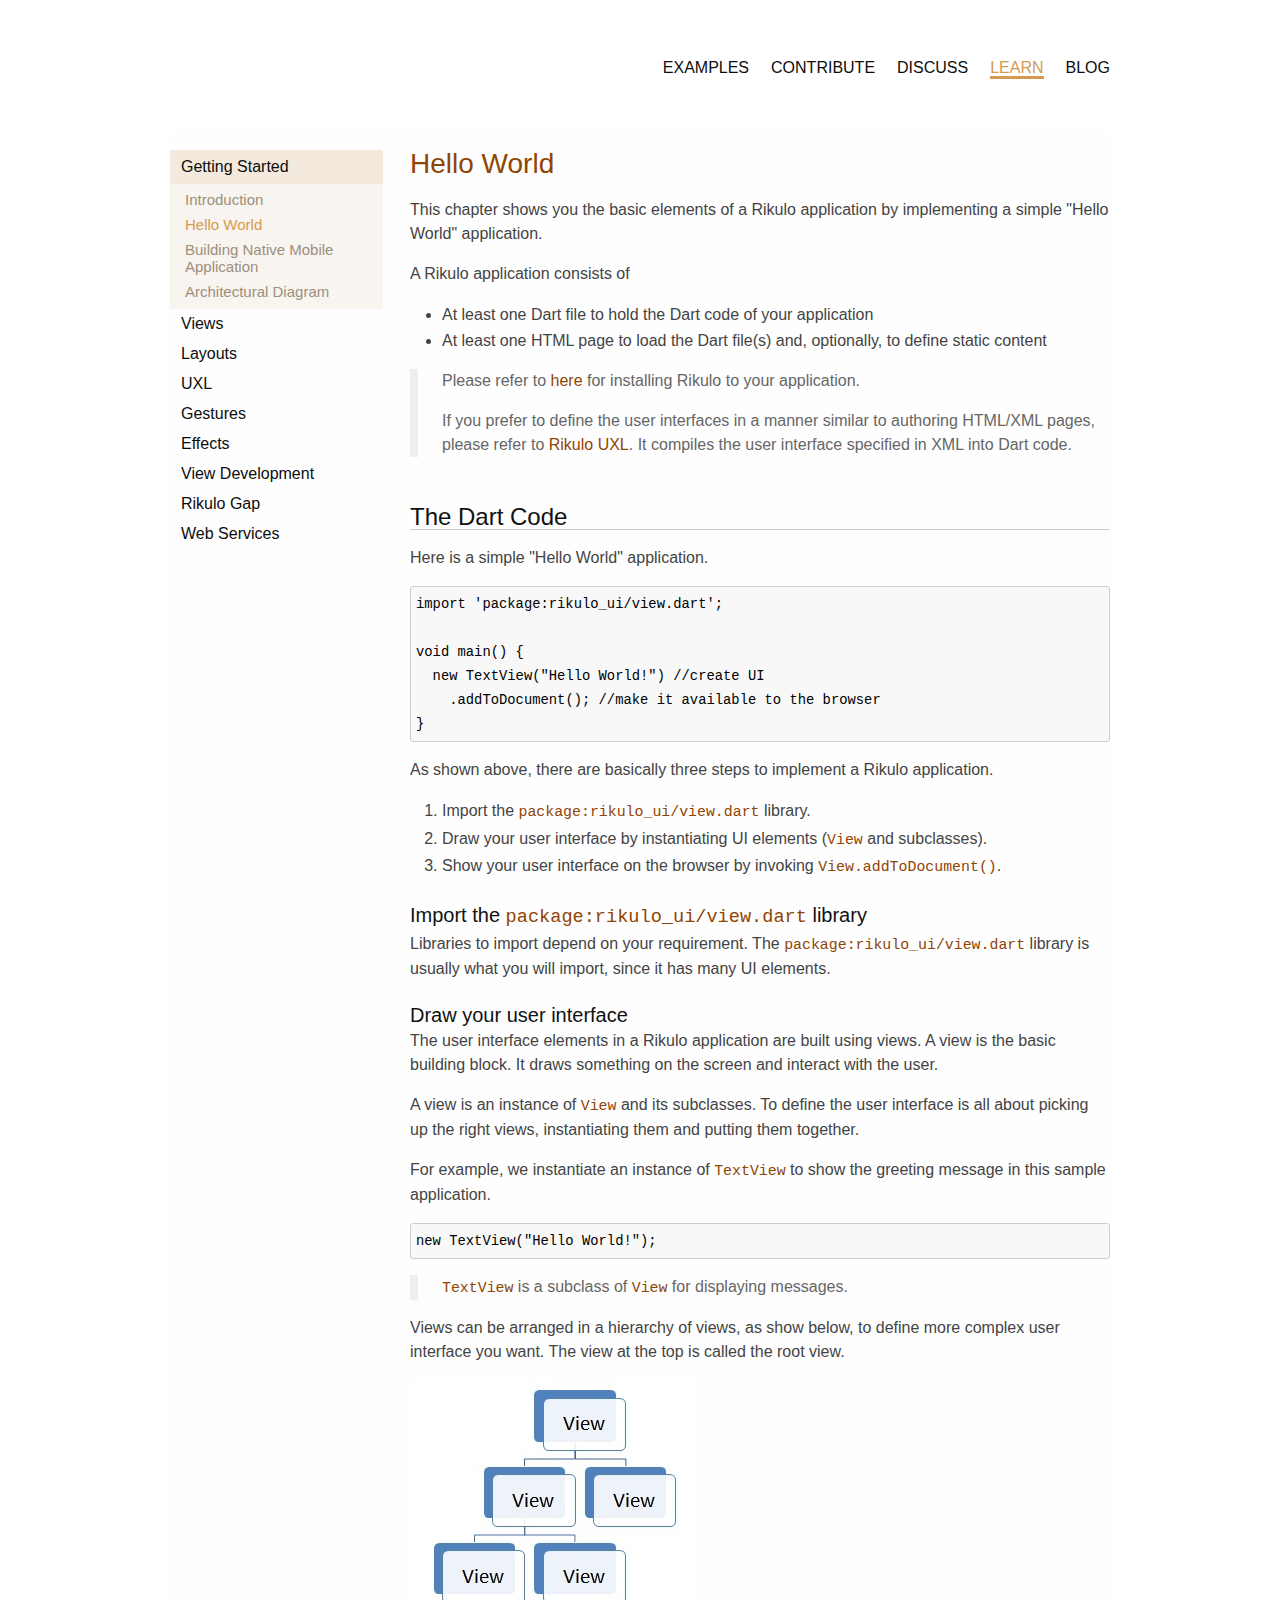
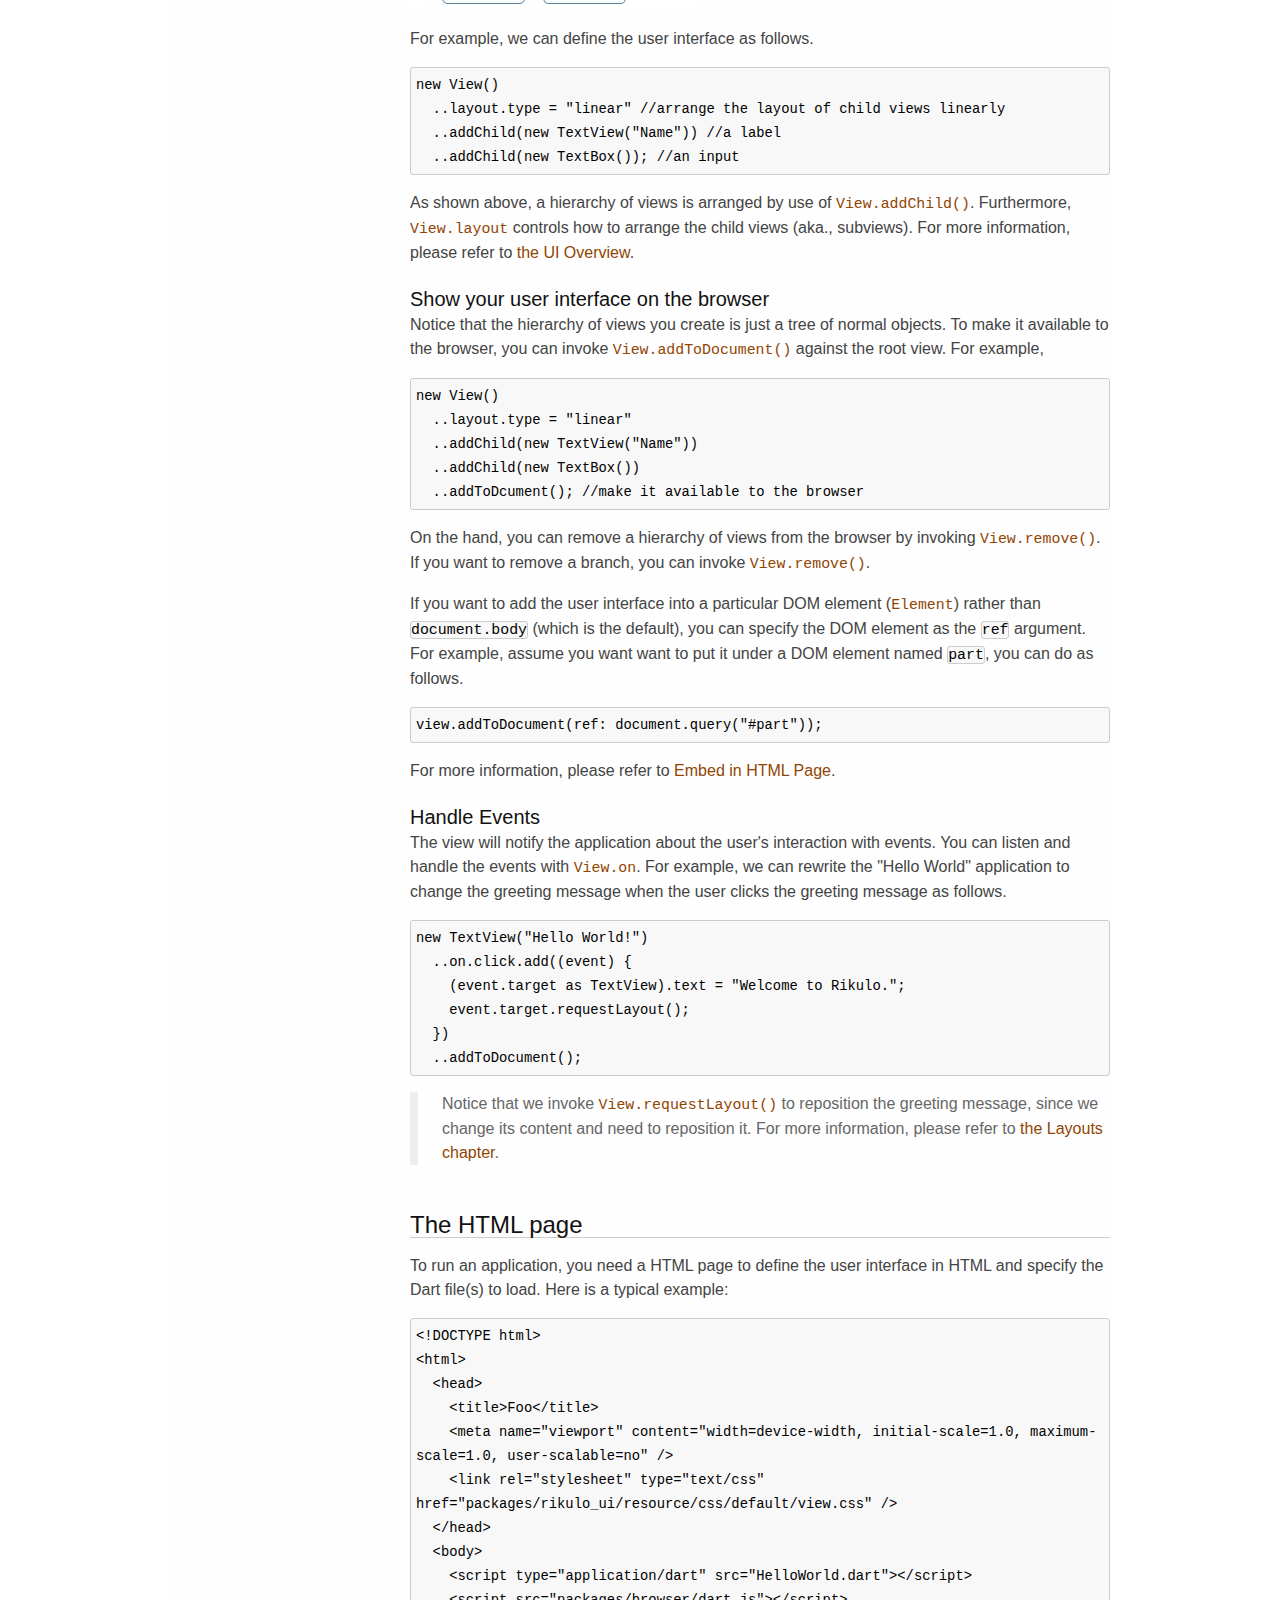
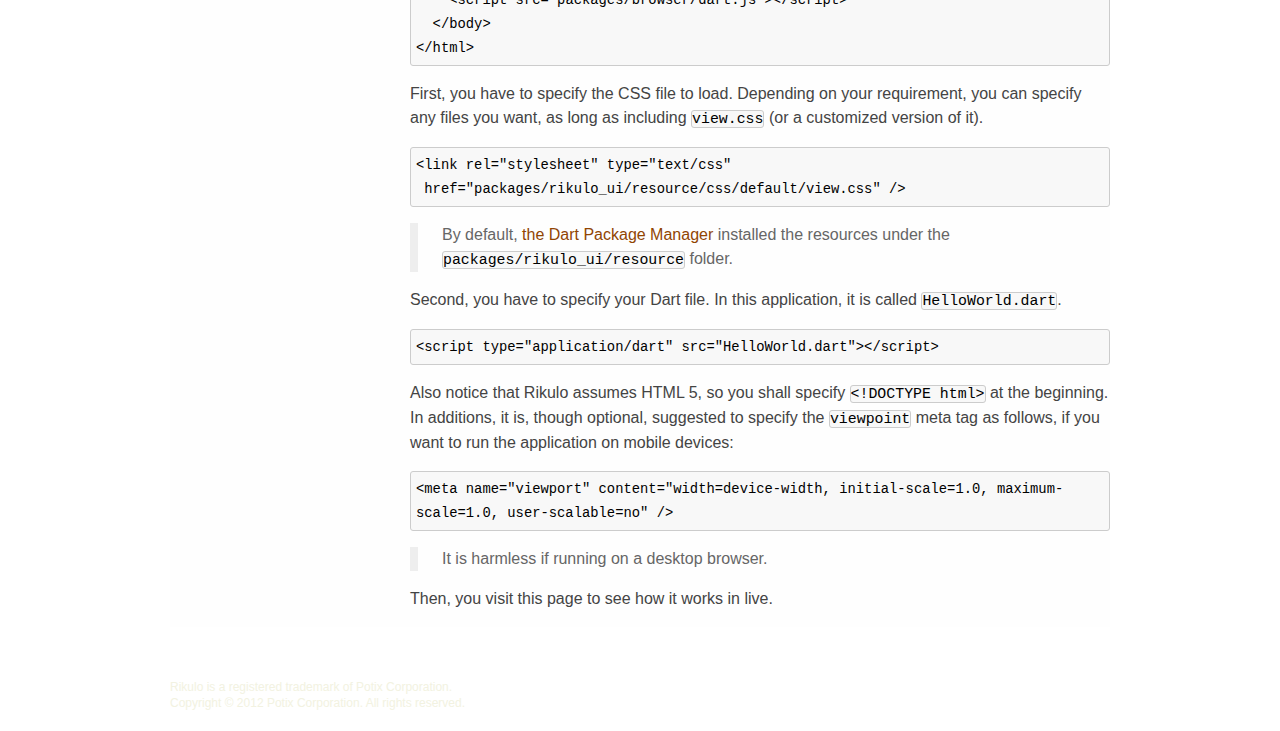
<file: benchmark1/web/index.html>
<!DOCTYPE html>
<!-- saved from url=(0069)http://docs.rikulo.org/ui/latest/Getting_Started/Hello_World.html -->
<html ><head><meta http-equiv="Content-Type" content="text/html; charset=UTF-8"> 
    
  <meta name="keywords" content="Rikulo, Web, Mobile, Dart, Web framework, Ajax framekwork, Open Source, Apache"> 
  <meta http-equiv="X-UA-Compatible" content="chrome=1">  
  <link rel="stylesheet" type="text/css" href="./resources/responsive_960.css" media="screen"> 
  <link rel="stylesheet" type="text/css" href="./resources/template.css"> 
  <meta name="viewport" content="width=device-width, initial-scale=1.0, maximum-scale=1.0, user-scalable=no"> 
  <title>Hello World | Documentation | Rikulo</title> 
  <link rel="stylesheet" href="./resources/docs.css"> 
  <script type="text/javascript" src="./resources/jquery-1.6.2.min.js"></script> 
  <!--[if lt IE 9]>
		<script src="http://rikulo.org/resource/js/lib/html5.js"></script>
	<![endif]--> 
 </head> 
 <!--[if IE 8]><body id="zbody" class="ie ie8 ie89"><![endif]--> 
 <!--[if gte IE 9]><body id="zbody" class="ie ie9"><![endif]--> 
 <!--[if !IE]>-->
 <body id="zbody" class="safari touch" style="" data-twttr-rendered="true">
  <!--<![endif]--> 
  <div id="rikulo-container"> 
   <div id="index-header" class="container_12 clearfix"> 
    <h1 id="rikulo-logo" class="grid_3"> <em><a href="http://rikulo.org/" rel="canonical" title="Rikulo Home" name="top"> 
	<img width="141" src="./resources/rikulo_logo.png" title="Rikulo" alt="Rikulo" class="logo-img">Rikulo</a> </em> </h1> 
    <div id="main_menu" class="grid_9 clearfix"> 
     <nav class="navigation_menu"> 
      <header> 
       <h5>Navigation Menu</h5>
      </header> 
      <ul class="menu new-style"> 
       <li class="menuitem "> <a href="http://rikulo.org/examples/" class="menulink">Examples</a> </li> 
       <li class="menuitem "> <a href="http://rikulo.org/contribute/" class="menulink">Contribute</a> </li> 
       <li class="menuitem "> <a href="http://rikulo.org/discuss/" class="menulink">Discuss</a> </li> 
       <li class="menuitem menuitem-sel"> <a href="http://rikulo.org/learn/" class="menulink">Learn</a> </li> 
       <li class="menuitem "> <a href="http://blog.rikulo.org/" class="menulink">Blog</a> </li> 
      </ul> 
     </nav> 
    </div> 
   </div> 
   <div id="rikulo-template"> 
    <div id="template-inner" class="container_12 clearfix">
<div id="box" class="doc-page grid_12">
	<div id="controlbar" class="grid_12 alpha omega clearfix">
		<div class="control-button"></div>
	</div>
	<div id="content" class="grid_9 prefix_3 alpha omega" style="min-height: 392px;">

<h1>Hello World</h1><p>This chapter shows you the basic elements of a Rikulo application by implementing a simple "Hello World" application.</p><p>A Rikulo application consists of</p>
<ul>
  <li>At least one Dart file to hold the Dart code of your application</li>
  <li>At least one HTML page to load the Dart file(s) and, optionally, to define static content</li>
</ul>
<blockquote><p>Please refer to <a href="http://docs.rikulo.org/ui/latest/Getting_Started/Introduction.html">here</a> for installing Rikulo to your application.</p><p>If you prefer to define the user interfaces in a manner similar to authoring HTML/XML pages, please refer to <a href="http://docs.rikulo.org/ui/latest/UXL">Rikulo UXL</a>. It compiles the user interface specified in XML into Dart code.</p>
</blockquote><h2>The Dart Code</h2><p>Here is a simple "Hello World" application.</p>
<pre><code>import 'package:rikulo_ui/view.dart';

void main() {
  new TextView("Hello World!") //create UI
    .addToDocument(); //make it available to the browser
}
</code></pre><p>As shown above, there are basically three steps to implement a Rikulo application.</p>
<ol>
  <li>Import the <a href="http://api.rikulo.org/ui/latest/rikulo_view.html"><code>package:rikulo_ui/view.dart</code></a> library.</li>
  <li>Draw your user interface by instantiating UI elements (<a href="http://api.rikulo.org/ui/latest/rikulo_view/View.html"><code>View</code></a> and subclasses).</li>
  <li>Show your user interface on the browser by invoking <a href="http://api.rikulo.org/ui/latest/rikulo_view/View.html#addToDocument"><code>View.addToDocument()</code></a>.</li>
</ol><h3>Import the <a href="http://api.rikulo.org/ui/latest/rikulo_view.html"><code>package:rikulo_ui/view.dart</code></a> library</h3><p>Libraries to import depend on your requirement. The <a href="http://api.rikulo.org/ui/latest/rikulo_view.html"><code>package:rikulo_ui/view.dart</code></a> library is usually what you will import, since it has many UI elements.</p><h3>Draw your user interface</h3><p>The user interface elements in a Rikulo application are built using views. A view is the basic building block. It draws something on the screen and interact with the user.</p><p>A view is an instance of <a href="http://api.rikulo.org/ui/latest/rikulo_view/View.html"><code>View</code></a> and its subclasses. To define the user interface is all about picking up the right views, instantiating them and putting them together.</p><p>For example, we instantiate an instance of <a href="http://api.rikulo.org/ui/latest/rikulo_view/TextView.html"><code>TextView</code></a> to show the greeting message in this sample application.</p>
<pre><code>new TextView("Hello World!");
</code></pre>
<blockquote><p><a href="http://api.rikulo.org/ui/latest/rikulo_view/TextView.html"><code>TextView</code></a> is a subclass of <a href="http://api.rikulo.org/ui/latest/rikulo_view/View.html"><code>View</code></a> for displaying messages.</p>
</blockquote><p>Views can be arranged in a hierarchy of views, as show below, to define more complex user interface you want. The view at the top is called the root view.</p><p><img src="./resources/view-hierarchy.jpg" alt="Tree of Views"></p><p>For example, we can define the user interface as follows.</p>
<pre><code>new View()
  ..layout.type = "linear" //arrange the layout of child views linearly
  ..addChild(new TextView("Name")) //a label
  ..addChild(new TextBox()); //an input
</code></pre><p>As shown above, a hierarchy of views is arranged by use of <a href="http://api.rikulo.org/ui/latest/rikulo_view/View.html#addChild"><code>View.addChild()</code></a>. Furthermore, <a href="http://api.rikulo.org/ui/latest/rikulo_view/View.html#layout"><code>View.layout</code></a> controls how to arrange the child views (aka., subviews). For more information, please refer to <a href="http://docs.rikulo.org/ui/latest/Views/Fundamentals/UI_Overview.html">the UI Overview</a>.</p><h3>Show your user interface on the browser</h3><p>Notice that the hierarchy of views you create is just a tree of normal objects. To make it available to the browser, you can invoke <a href="http://api.rikulo.org/ui/latest/rikulo_view/View.html#addToDocument"><code>View.addToDocument()</code></a> against the root view. For example,</p>
<pre><code>new View()
  ..layout.type = "linear"
  ..addChild(new TextView("Name"))
  ..addChild(new TextBox())
  ..addToDcument(); //make it available to the browser
</code></pre><p>On the hand, you can remove a hierarchy of views from the browser by invoking <a href="http://api.rikulo.org/ui/latest/rikulo_view/View.html#remove"><code>View.remove()</code></a>. If you want to remove a branch, you can invoke <a href="http://api.rikulo.org/ui/latest/rikulo_view/View.html#remove"><code>View.remove()</code></a>.</p><p>If you want to add the user interface into a particular DOM element (<a href="http://api.dartlang.org/docs/continuous/dart_html/Element.html"><code>Element</code></a>) rather than <code>document.body</code> (which is the default), you can specify the DOM element as the <code>ref</code> argument. For example, assume you want want to put it under a DOM element named <code>part</code>, you can do as follows.</p>
<pre><code>view.addToDocument(ref: document.query("#part"));
</code></pre><p>For more information, please refer to <a href="http://docs.rikulo.org/ui/latest/Views/Fundamentals/Embed_in_HTML_Page.html">Embed in HTML Page</a>.</p><h3>Handle Events</h3><p>The view will notify the application about the user's interaction with events. You can listen and handle the events with <a href="http://api.rikulo.org/ui/latest/rikulo_view/View.html#on"><code>View.on</code></a>. For example, we can rewrite the "Hello World" application to change the greeting message when the user clicks the greeting message as follows.</p>
<pre><code>new TextView("Hello World!")
  ..on.click.add((event) {
    (event.target as TextView).text = "Welcome to Rikulo.";
    event.target.requestLayout();
  })
  ..addToDocument();
</code></pre>
<blockquote><p>Notice that we invoke <a href="http://api.rikulo.org/ui/latest/rikulo_view/View.html#requestLayout"><code>View.requestLayout()</code></a> to reposition the greeting message, since we change its content and need to reposition it. For more information, please refer to <a href="http://docs.rikulo.org/ui/latest/Layouts/index.html">the Layouts chapter</a>.</p>
</blockquote><h2>The HTML page</h2><p>To run an application, you need a HTML page to define the user interface in HTML and specify the Dart file(s) to load. Here is a typical example:</p>
<pre><code>&lt;!DOCTYPE html&gt;
&lt;html&gt;
  &lt;head&gt;
    &lt;title&gt;Foo&lt;/title&gt;
    &lt;meta name="viewport" content="width=device-width, initial-scale=1.0, maximum-scale=1.0, user-scalable=no" /&gt;
    &lt;link rel="stylesheet" type="text/css" href="packages/rikulo_ui/resource/css/default/view.css" /&gt;
  &lt;/head&gt;
  &lt;body&gt;
    &lt;script type="application/dart" src="HelloWorld.dart"&gt;&lt;/script&gt;
    &lt;script src="packages/browser/dart.js"&gt;&lt;/script&gt;
  &lt;/body&gt;
&lt;/html&gt;
</code></pre><p>First, you have to specify the CSS file to load. Depending on your requirement, you can specify any files you want, as long as including <code>view.css</code> (or a customized version of it).</p>
<pre><code>&lt;link rel="stylesheet" type="text/css"
 href="packages/rikulo_ui/resource/css/default/view.css" /&gt;
</code></pre>
<blockquote><p>By default, <a href="http://pub.dartlang.org/doc">the Dart Package Manager</a> installed the resources under the <code>packages/rikulo_ui/resource</code> folder.</p>
</blockquote><p>Second, you have to specify your Dart file. In this application, it is called <code>HelloWorld.dart</code>.</p>
<pre><code>&lt;script type="application/dart" src="HelloWorld.dart"&gt;&lt;/script&gt;
</code></pre><p>Also notice that Rikulo assumes HTML 5, so you shall specify <code>&lt;!DOCTYPE html&gt;</code> at the beginning. In additions, it is, though optional, suggested to specify the <code>viewpoint</code> meta tag as follows, if you want to run the application on mobile devices:</p>
<pre><code>&lt;meta name="viewport" content="width=device-width, initial-scale=1.0, maximum-scale=1.0, user-scalable=no" /&gt;
</code></pre>
<blockquote><p>It is harmless if running on a desktop browser.</p>
</blockquote><p>Then, you visit this page to see how it works in live.</p></div>
<div id="toc" class="grid_3 alpha">
<ul class="root-level">
<li class="cate-sel">Getting Started
<ul>
 <li><a href="http://docs.rikulo.org/ui/latest/Getting_Started/Introduction.html">Introduction</a></li>
 <li><a class="item-sel">Hello World</a></li>
 <li><a href="http://docs.rikulo.org/ui/latest/Getting_Started/Building_Native_Mobile_Application.html">Building Native Mobile Application</a></li>
 <li><a href="http://docs.rikulo.org/ui/latest/Getting_Started/Architectural_Diagram.html">Architectural Diagram</a></li>
</ul></li>
<li><a href="http://docs.rikulo.org/ui/latest/Views/Fundamentals/UI_Overview.html">Views</a></li>
<li><a href="http://docs.rikulo.org/ui/latest/Layouts/Fundamentals/Layout_Overview.html">Layouts</a></li>
<li><a href="http://docs.rikulo.org/ui/latest/UXL/Fundamentals/UXL_Overview.html">UXL</a></li>
<li><a href="http://docs.rikulo.org/ui/latest/Gestures/Fundamentals.html">Gestures</a></li>
<li><a href="http://docs.rikulo.org/ui/latest/Effects/Fundamentals.html">Effects</a></li>
<li><a href="http://docs.rikulo.org/ui/latest/View_Development/Fundamentals.html">View Development</a></li>
<li><a href="http://docs.rikulo.org/ui/latest/Rikulo_Gap/Fundamentals.html">Rikulo Gap</a></li>
<li><a href="http://docs.rikulo.org/ui/latest/Web_Services/Fundamentals.html">Web Services</a></li>
</ul>

</div>
<div id="controlbar-bottom" class="grid_12 alpha omega clearfix">
	<div class="control-button"></div>
</div>
</div>
</div>
   </div> 
   <script type="text/javascript" src="./resources/doc.js"></script> 
   <footer id="footer"> 
    <div id="footer-inner" class="container_12"> 
     <div id="footer-txt" class="grid_4">
       Rikulo is a registered trademark of 
      <a href="http://www.zkoss.org/support/about" target="_blank">Potix Corporation</a>.
      <br> Copyright © 2012 
      <a href="http://www.zkoss.org/support/about" target="_blank">Potix Corporation</a>. All rights reserved.
     </div> 
     
     <div id="sns-items" class="grid_4"> 
     </div> 
    </div> 
   </footer> 
  </div>   
 
</body></html>
</file>
<file: benchmark1/web/resources/responsive_960.css>
.container_12{margin-left:auto;margin-right:auto;width:960px}.grid_1,.grid_2,.grid_3,.grid_4,.grid_5,.grid_6,.grid_7,.grid_8,.grid_9,.grid_10,.grid_11,.grid_12{display:inline;float:left;margin-left:10px;margin-right:10px}.alpha{margin-left:0}.omega{margin-right:0}.container_12 .grid_1{width:60px}.container_12 .grid_2{width:140px}.container_12 .grid_3{width:220px}.container_12 .grid_4{width:300px}.container_12 .grid_5{width:380px}.container_12 .grid_6{width:460px}.container_12 .grid_7{width:540px}.container_12 .grid_8{width:620px}.container_12 .grid_9{width:700px}.container_12 .grid_10{width:780px}.container_12 .grid_11{width:860px}.container_12 .grid_12{width:940px}.container_12 .prefix_1{padding-left:80px}.container_12 .prefix_2{padding-left:160px}.container_12 .prefix_3{padding-left:240px}.container_12 .prefix_4{padding-left:320px}.container_12 .prefix_5{padding-left:400px}.container_12 .prefix_6{padding-left:480px}.container_12 .prefix_7{padding-left:560px}.container_12 .prefix_8{padding-left:640px}.container_12 .prefix_9{padding-left:720px}.container_12 .prefix_10{padding-left:800px}.container_12 .prefix_11{padding-left:880px}.touch .doc-page{min-height:630px}
</file>
<file: benchmark1/web/resources/template.css>
.div-button-a{display:block;height:100%}.div-button-hidden-txt{display:block;overflow:hidden;text-indent:180%;white-space:nowrap}html{color:#000}body,div,dl,dt,dd,ul,ol,li,h1,h2,h3,h4,h5,h6,pre,code,form,fieldset,legend,input,textarea,p,blockquote,th,td{margin:0;padding:0}table{border-collapse:collapse;border-spacing:0}li{list-style:none}caption,th{text-align:left}h1,h2,h3,h4,h5,h6{font-size:100%;font-weight:normal}sup{vertical-align:text-top}sub{vertical-align:text-bottom}input,textarea,select{font-family:inherit;font-weight:inherit;font-size:100%}body{font-family:"Helvetica Neue",Helvetica,Arial,"Lucida Grande",sans-serif;height:100%}*{-webkit-text-size-adjust:none;-webkit-appearance:none}a{text-decoration:none;font-size:10px;color:#008db7}a img{border:0 none}#rikulo-container{}#index-header{position:relative;margin-bottom:28px;margin-top:24px}#index-header header{display:none}#sub_menu{position:absolute;top:-24px;right:0;height:24px}#sub_menu .menuitem a{font-size:12px;color:#f2f2e1}#sub_menu .menuitem-sel{color:#e0c6a2}#sub_menu .menuitem-hover a:hover{color:#d49b50}.ie7 #rikulo-container{margin-top:24px}.ie7 #index-header{margin-top:0}#main_menu{margin-top:35px;margin-left:10px!important}#main_menu .menuitem a{font-size:16px;color:#0d0d0d}#main_menu .menuitem a:hover{color:#914503;border-color:#914503}#main_menu .menuitem-sel a{color:#d49b50;border-color:#d49b50;border-style:solid;border-width:0 0 3px}ul.menu{list-style:none outside none;float:right}ul.menu li{float:left;display:block;padding-left:22px}ul.menu .menuitem a{font-family:'Oswald',sans-serif;text-transform:uppercase}.ie7 ul.menu .menuitem-hover ul{display:inline}#rikulo-logo{height:42px;margin-top:26px}#rikulo-logo .logo-img{display:none}#rikulo-logo a{width:142px;height:69px;display:block;text-indent:150%;overflow:hidden;white-space:nowrap}#rikulo-logo img{border:0}#footer{font-family:'Asap',sans-serif;margin-top:17px}#footer #footer-txt,#footer #footer-txt a{color:#f2f2e1;font-size:12px;line-height:135%}#footer #footer-txt{float:left}#footer #footer-txt a:hover{text-decoration:underline}#footer #google-plus{padding-top:4px}#footer #sns-items{float:right}#footer #sns-items li{float:left}#footer #sns-items a{text-indent:180%;white-space:nowrap;overflow:hidden;display:block;width:100%;height:100%}#footer #sns-items .sns-btn{margin-left:2px;width:32px;height:32px}#footer #sns-items .label{line-height:24px;color:#f2f2e1;font-size:14px;padding-top:4px;margin-right:3px}#footer #sns-items .twitter{background-position:-32px 0}#footer #sns-items .googleplus{background-position:-64px 0}#footer #sns-items .rss{background-position:-96px 0}#footer #sns-items .git{background-position:-128px 0}#footer #sns-items,#footer #footer-txt{margin-bottom:17px}.ie8 #footer #sns-items,.ie8 #footer #footer-txt{margin-top:17px}#rikulo-container{margin-bottom:69px}#template-inner{min-height:579px;color:#666;font-size:14px;padding-bottom:25px}.clearfix:before,.clearfix:after{content:"";display:table}.clearfix:after{clear:both}.clearfix{zoom:1}@media print{#template-inner{border:0 none;box-shadow:none}#template-inner .left-wrapper{width:840px!important}#index-header,#footer,.no-print{display:none!important}}@media only screen and (device-width:768px){#main_menu{margin-left:70px}#row-achievements .testimonial{border:0 none;margin-top:-4px}}
</file>
<file: benchmark1/web/resources/docs.css>
.div-button-a{display:block;height:100%}.div-button-hidden-txt{display:block;overflow:hidden;text-indent:180%;white-space:nowrap}a{font-size:100%}#box{color:#444;ms-text-size-adjust:100%;webkit-text-size-adjust:100%;font-family:'Asap',sans-serif;font-size:16px;position:relative;min-height:750px}#box a,#box a code{color:#914503;background:0;text-decoration:none}#box a:hover,#box a code:hover{color:#d49b50}#box a code{border:0}#box a:active,#box a:active code{color:#faa700}#box a:focus,#box a:focus code{outline:thin dotted}#box a:hover,#box a:active,#box a:hover code,#box a:active code{outline:0}#box span.backtick{background:#f8f8f8;border:1px solid #eaeaea;border-radius:3px;padding:0 3px 0 3px}#box ::-moz-selection{background:rgba(255,255,0,0.3);color:#000}#box ::selection{background:rgba(255,255,0,0.3);color:#000}#box a::-moz-selection{background:rgba(255,255,0,0.3);color:#0645ad}#box a::selection{background:rgba(255,255,0,0.3);color:#0645ad}#box p{margin:1em 0}#box img{max-width:100%}#box blockquote{border-left:.5em #EEE solid;color:#666;margin:0;padding-left:1.5em}#box hr{border:0;border-bottom:1px solid #eee;border-top:1px solid #aaa;display:block;height:2px;margin:1em 0;padding:0}#box pre,#box code,#box kbd,#box samp{background-color:#f8f8f8;border:1px solid #CCC;border-radius:3px;color:#000;font-family:Consolas,Menlo,"Liberation Mono",Courier,monospace;font-size:.93em}#box pre{padding:5px;white-space:pre;white-space:pre-wrap;word-wrap:break-word}#box pre code{border:0!important}#box b,#box strong{font-weight:bold}#box dfn{font-style:italic}#box ins{background:#ff9;color:#000;text-decoration:none}#box mark{background:#ff0;color:#000;font-style:italic;font-weight:bold}#box sub,#box sup{font-size:75%;line-height:0;position:relative;vertical-align:baseline}#box sup{top:-0.5em}#box sub{bottom:-0.25em}#box dd{margin:0 0 0 2em}#box img{border:0;ms-interpolation-mode:bicubic;vertical-align:middle}#box table{border-collapse:collapse;border-spacing:0}#box td{vertical-align:top}#box li{list-style:inherit}#controlbar,#controlbar-bottom{background:url("/resource/img/doc/documentation_toc-button.png") repeat-x scroll 0 0 transparent;display:none;height:32px}#controlbar .control-button,#controlbar-bottom .control-button{background:url("/resource/img/doc/documentation_toc-button_icon.png") no-repeat scroll 0 0 transparent;width:22px;height:16px;margin:8px 5px;cursor:pointer;position:absolute}#toc{background:#fefefe;margin-right:8px;margin-top:30px;position:absolute;left:0;overflow-y:hidden}#toc ul,#toc ol{margin:0;padding:0 0 0 1.3em}#toc ul{padding:0 7px}#toc ul li{list-style-type:none;font-size:16px;color:#0d0d0d;margin-left:-11px;padding-left:15px}#toc ul li a{padding:6px 0;display:block;font-size:16px;color:#0d0d0d}#toc ul li a:hover{color:#914503}#toc ul li ul{margin-left:-15px;padding-left:15px;padding-bottom:8px}#toc ul li ul li{font-size:15px;color:#808080;padding-top:5px}#toc ul li ul li a{padding:1.5px 0;display:block;font-size:15px;color:#9d8f7c}#toc ul li ul li a:hover{color:#914503}#toc ul li ul li ul{padding-bottom:0;margin-top:0!important}#toc ul li ul li ul li{font-size:14px;color:#808080;margin-top:0;padding-top:5px;padding-left:23px}#toc ul li ul li ul li a{padding:2px 0;display:block;font-size:14px;color:#9d8f7c}#toc ul li ul li ul li a:hover{color:#914503}#toc ul li ul li ul li li{margin-left:0;margin:0;padding-left:13px}#toc .root-level>li.cate-sel{background-color:#f4e9dd;padding-top:8px}#toc .root-level>li.cate-sel ul{margin-top:8px;background-color:#f8f4ef}#toc a.item-sel{color:#d49b50!important}#content{background:#fefefe;line-height:1.5em;margin-bottom:10px;margin-top:10px}#content h1,#content h2,#content h3,#content h4,#content h5,#content h6{color:#111;font-weight:normal;line-height:1em}#content h4,#content h5,#content h6{font-weight:bold}#content h1{color:#914503;font-size:28px;margin:20px 0}#content h2{border-bottom:1px solid #CCC;font-size:24px;margin-bottom:16px;margin-top:48px}#content h3{font-size:20px;margin-bottom:-12px;margin-top:24px}#content h4{font-size:1.1em}#content h5{font-size:.95em}#content h6{font-size:.85em}#content ul,#content ol{margin:1em 0;padding:0 0 0 2em}#content li p:last-child{margin:0}#content li{line-height:1.6em}#content .google-plus{float:right}@media print{#box *{background:transparent!important;color:black!important;filter:none!important;ms-filter:none!important}#box a,#box a:visited{text-decoration:underline}#box hr{border:0;border-bottom:1px solid black;height:1px}#box a[href]:after{content:" (" attr(href) ")"}#box abbr[title]:after{content:" (" attr(title) ")"}#box .ir a:after,#box a[href^="javascript:"]:after,#box a[href^="#"]:after{content:""}#box pre,#box blockquote{border:1px solid #999;padding-right:1em;page-break-inside:avoid}#box tr,#box img{page-break-inside:avoid}#box img{max-width:100%!important}#box p,#box h2,#box h3{orphans:3;widows:3}#box h2,#box h3{page-break-after:avoid}#toc{display:none}#content{font-size:12pt;width:800px;margin-left:160px}@page :left{margin:15mm 20mm 15mm 10mm}@page :right{margin:15mm 10mm 15mm 20mm}}
</file>
